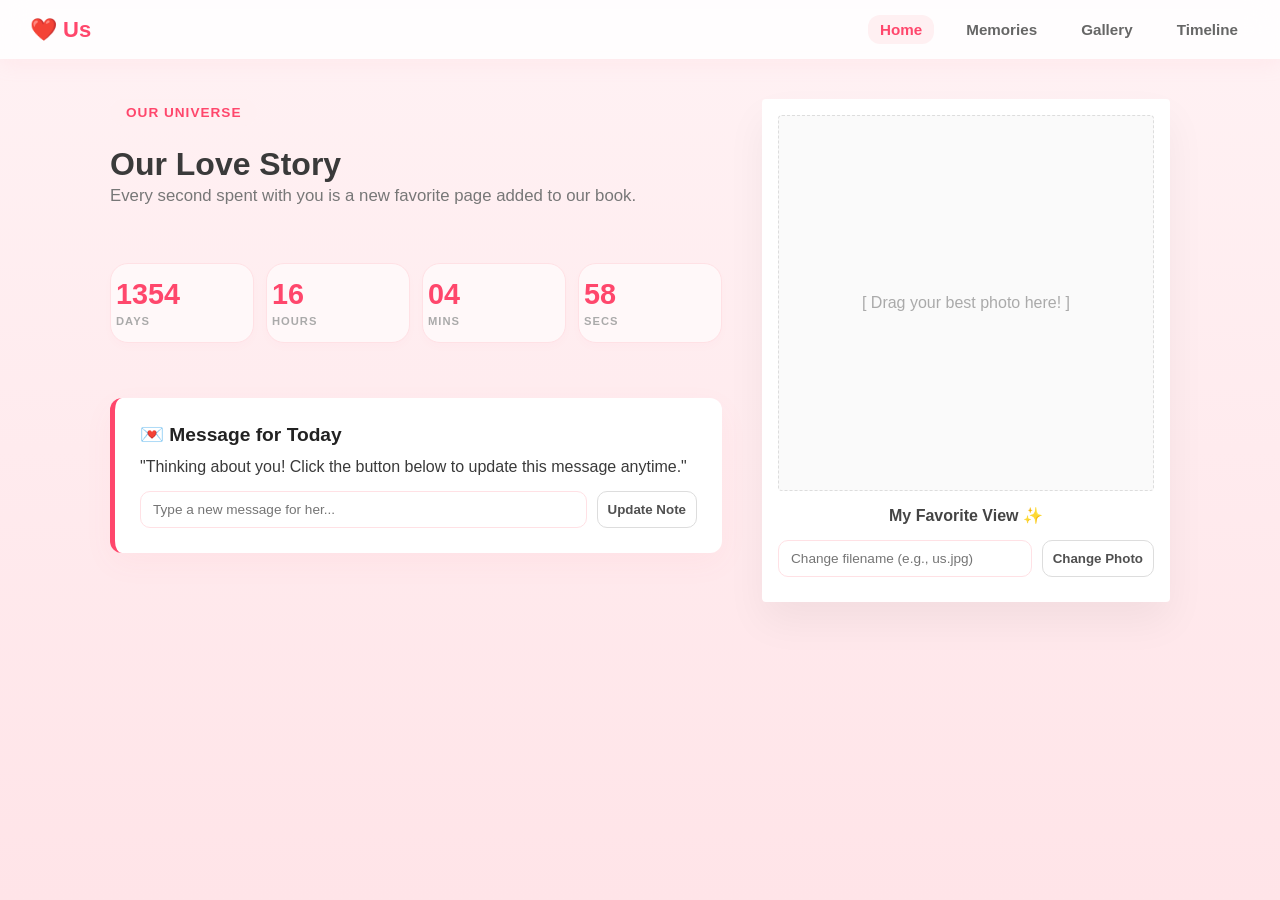
<file: index.html>
<!DOCTYPE html>
<html lang="en">
<head>
    <meta charset="UTF-8">
    <meta name="viewport" content="width=device-width, initial-scale=1.0">
    <title>Our Story | Welcome</title>
    <link rel="stylesheet" href="style.css">
</head>
<body>

    <nav>
        <a href="index.html" class="logo">❤️ Us</a>
        <div class="nav-links">
            <a href="index.html" class="active">Home</a>
            <a href="memories.html">Memories</a>
            <a href="gallery.html">Gallery</a>
            <a href="timeline.html">Timeline</a>
        </div>
    </nav>

    <div class="dashboard-wrapper">
        
        <div class="dash-left">
            <div class="welcome-box">
                <span class="hero-badge">Our Universe</span>
                <h1>Our Love Story</h1>
                <p class="hero-subtext">Every second spent with you is a new favorite page added to our book.</p>
            </div>

            <div class="countdown-grid">
                <div class="time-card"><span id="days" class="time-number">00</span><span class="time-label">Days</span></div>
                <div class="time-card"><span id="hours" class="time-number">00</span><span class="time-label">Hours</span></div>
                <div class="time-card"><span id="minutes" class="time-number">00</span><span class="time-label">Mins</span></div>
                <div class="time-card"><span id="seconds" class="time-number">00</span><span class="time-label">Secs</span></div>
            </div>

            <div class="sticky-note homepage-note">
                <h3>💌 Message for Today</h3>
                <p id="homepage-note-text">"Thinking about you! Click the button below to update this message anytime."</p>
                <div class="note-edit-inputs">
                    <input type="text" id="new-note-input" placeholder="Type a new message for her...">
                    <button class="joke-btn" onclick="updateHomepageNote()">Update Note</button>
                </div>
            </div>
        </div>

        <div class="dash-right">
            <div class="polaroid-frame featured-polaroid">
                <div class="photo-box" id="homepage-photo-display">[ Drag your best photo here! ]</div>
                <p>My Favorite View ✨</p>
                <div class="photo-edit-inputs">
                    <input type="text" id="homepage-photo-url" placeholder="Change filename (e.g., us.jpg)">
                    <button class="joke-btn" onclick="updateHomepagePhoto()">Change Photo</button>
                </div>
            </div>
        </div>

    </div>

    <script src="data.js"></script>
    <script src="script.js"></script>
</body>
</html>
</file>
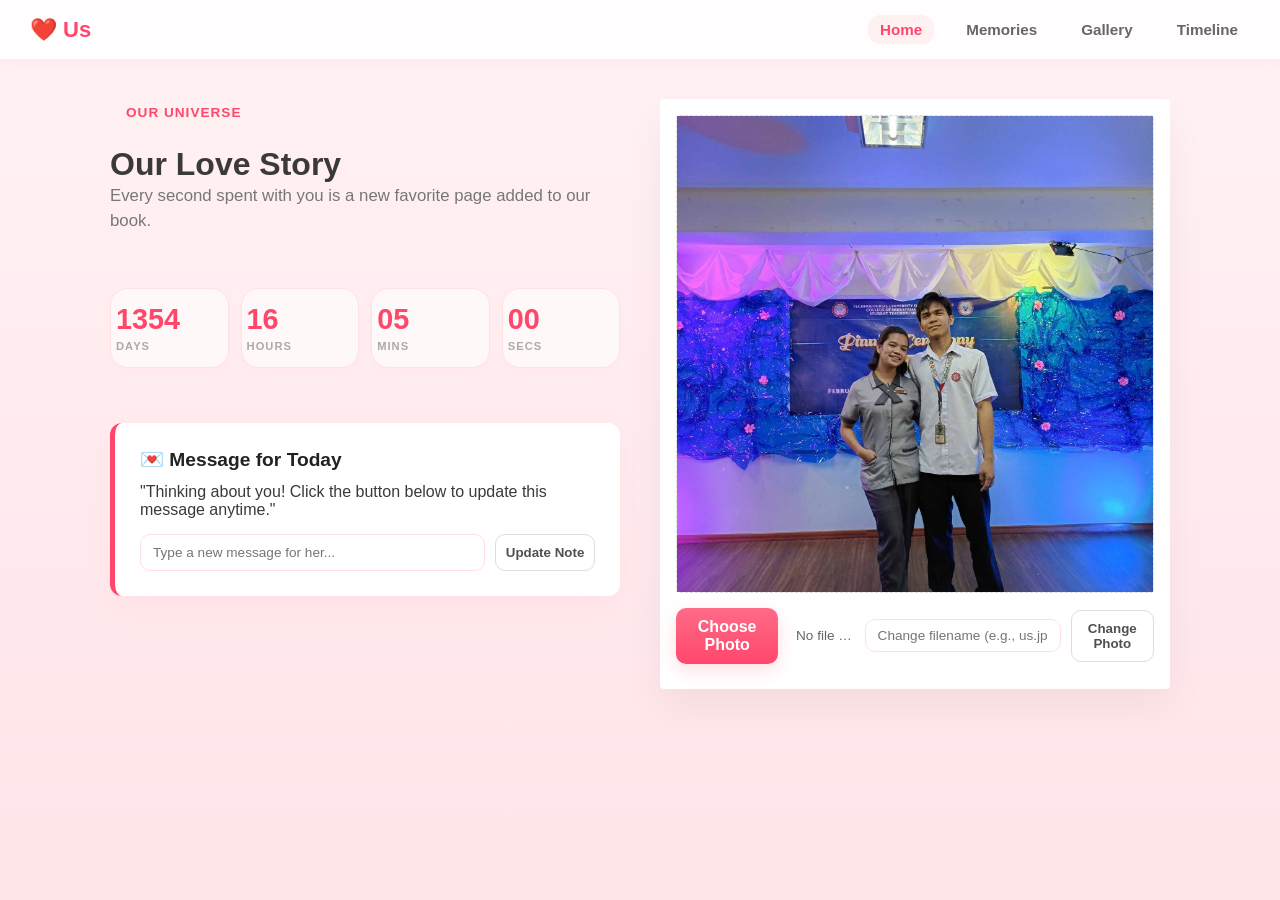
<file: our story/index.html>
<!DOCTYPE html>
<html lang="en">
<head>
    <meta charset="UTF-8">
    <meta name="viewport" content="width=device-width, initial-scale=1.0">
    <title>Our Story | Welcome</title>
    <link rel="stylesheet" href="style.css">
</head>
<body>

    <nav>
        <a href="index.html" class="logo">❤️ Us</a>
        <div class="nav-links">
            <a href="index.html" class="active">Home</a>
            <a href="memories.html">Memories</a>
            <a href="gallery.html">Gallery</a>
            <a href="timeline.html">Timeline</a>
        </div>
    </nav>

    <div class="dashboard-wrapper">
        
        <div class="dash-left">
            <div class="welcome-box">
                <span class="hero-badge">Our Universe</span>
                <h1>Our Love Story</h1>
                <p class="hero-subtext">Every second spent with you is a new favorite page added to our book.</p>
            </div>

            <div class="countdown-grid">
                <div class="time-card"><span id="days" class="time-number">00</span><span class="time-label">Days</span></div>
                <div class="time-card"><span id="hours" class="time-number">00</span><span class="time-label">Hours</span></div>
                <div class="time-card"><span id="minutes" class="time-number">00</span><span class="time-label">Mins</span></div>
                <div class="time-card"><span id="seconds" class="time-number">00</span><span class="time-label">Secs</span></div>
            </div>

            <div class="sticky-note homepage-note">
                <h3>💌 Message for Today</h3>
                <p id="homepage-note-text">"Thinking about you! Click the button below to update this message anytime."</p>
                <div class="note-edit-inputs">
                    <input type="text" id="new-note-input" placeholder="Type a new message for her...">
                    <button class="joke-btn" onclick="updateHomepageNote()">Update Note</button>
                </div>
            </div>
        </div>

        <div class="dash-right">
            <div class="polaroid-frame featured-polaroid">
                <div class="photo-box" id="homepage-photo-display" ondragover="event.preventDefault()" ondrop="handleHomepageFileDrop(event)">
                    <img src="Pinning Ceremony.jpg" style="width:100%; aspect-ratio:1; object-fit:cover;" alt="Us">
                </div>
                <div class="photo-edit-inputs file-input-wrapper">
                    <input type="file" id="homepage-photo-file" accept="image/*" onchange="handleHomepageFileSelect(event)">
                    <label for="homepage-photo-file" class="file-btn">Choose Photo</label>
                    <span class="file-name" id="homepage-photo-filename">No file chosen</span>
                    <input type="text" id="homepage-photo-url" placeholder="Change filename (e.g., us.jpg)">
                    <button class="joke-btn" onclick="updateHomepagePhoto()">Change Photo</button>
                </div>
            </div>
        </div>

    </div>

    <script src="data.js"></script>
    <script src="script.js"></script>
</body>
</html>
</file>
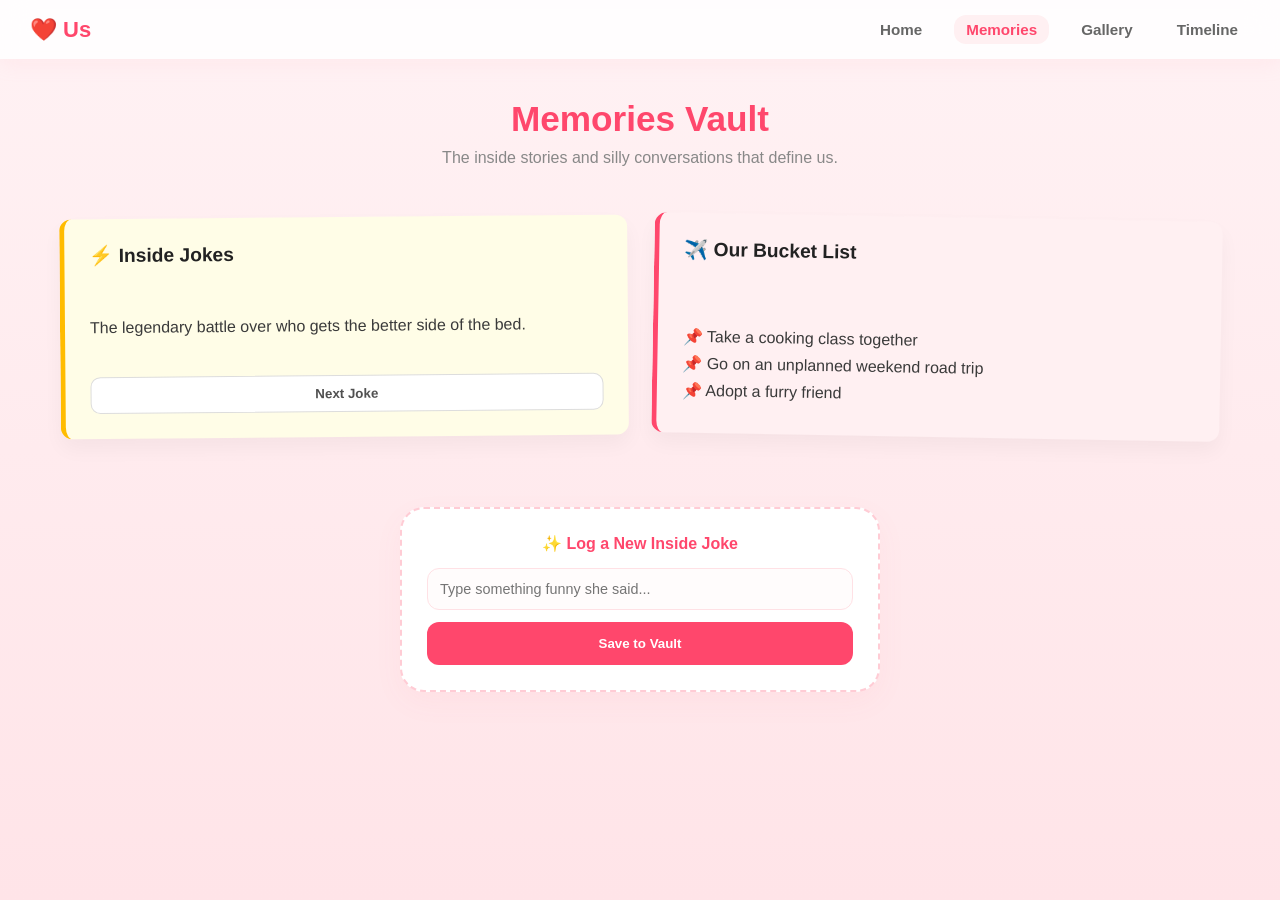
<file: memories.html>
<!DOCTYPE html>
<html lang="en">
<head>
    <meta charset="UTF-8">
    <meta name="viewport" content="width=device-width, initial-scale=1.0">
    <title>Our Story | Memories</title>
    <link rel="stylesheet" href="style.css">
</head>
<body>

    <nav>
        <a href="index.html" class="logo">❤️ Us</a>
        <div class="nav-links">
            <a href="index.html">Home</a>
            <a href="memories.html" class="active">Memories</a>
            <a href="gallery.html">Gallery</a>
            <a href="timeline.html">Timeline</a>
        </div>
    </nav>

    <h1 class="board-title">Memories Vault</h1>
    <p class="board-subtitle">The inside stories and silly conversations that define us.</p>

    <div class="corkboard">
        <div class="sticky-note">
            <h3>⚡ Inside Jokes</h3>
            <p id="joke-display">Loading joke...</p>
            <button class="joke-btn" onclick="generateJoke()">Next Joke</button>
        </div>
        <div class="sticky-note">
            <h3>✈️ Our Bucket List</h3>
            <div id="dynamic-bucket-list"></div>
        </div>
    </div>

    <div class="admin-form-panel">
        <h4>✨ Log a New Inside Joke</h4>
        <input type="text" id="new-joke-text" placeholder="Type something funny she said...">
        <button class="admin-btn" onclick="addNewJoke()">Save to Vault</button>
    </div>

    <script src="data.js"></script>
    <script src="script.js"></script>
</body>
</html>
</file>
<file: style.css>
/* Global Reset & Aesthetic Base */
* {
    margin: 0;
    padding: 0;
    box-sizing: border-box;
    font-family: -apple-system, BlinkMacSystemFont, "Segoe UI", Roboto, Helvetica, Arial, sans-serif;
    -webkit-tap-highlight-color: transparent;
}

body {
    background: linear-gradient(180deg, #fff2f4 0%, #ffe4e8 100%);
    color: #3a3a3a;
    min-height: 100vh;
    padding-bottom: 60px;
}

/* ==========================================
   MOBILE-FIRST HIGH-END NAVIGATION BAR
   ========================================== */
nav {
    background: rgba(255, 255, 255, 0.85);
    backdrop-filter: blur(15px);
    -webkit-backdrop-filter: blur(15px);
    padding: 15px 30px;
    display: flex;
    justify-content: space-between;
    align-items: center;
    position: sticky;
    top: 0;
    z-index: 1000;
    box-shadow: 0 4px 20px rgba(255, 182, 193, 0.15);
}

.logo {
    font-size: 22px;
    font-weight: 800;
    color: #ff476c;
    text-decoration: none;
    display: flex;
    align-items: center;
    gap: 5px;
}

.nav-links {
    display: flex;
    gap: 20px;
}

.nav-links a {
    text-decoration: none;
    color: #666;
    font-weight: 700;
    font-size: 0.95rem;
    transition: all 0.2s ease;
    padding: 6px 12px;
    border-radius: 12px;
}

.nav-links a:hover, .nav-links a.active {
    color: #ff476c;
    background: #fff0f2;
}

/* SMART PHONE VIEW NAV OVERHAUL */
@media screen and (max-width: 650px) {
    nav {
        flex-direction: column;
        gap: 12px;
        padding: 12px 15px;
    }
    
    .nav-links {
        width: 100%;
        justify-content: space-between;
        background: rgba(255, 71, 108, 0.05);
        padding: 4px;
        border-radius: 14px;
        gap: 0;
    }
    
    .nav-links a {
        font-size: 0.85rem;
        padding: 8px 10px;
        flex: 1;
        text-align: center;
    }
}

/* ==========================================
   PREMIUM DYNAMIC HOME HERO SECTION
   ========================================== */
.hero-wrapper {
    display: flex;
    align-items: center;
    justify-content: center;
    min-height: calc(100vh - 120px);
    padding: 20px;
}

.home-hero {
    background: white;
    max-width: 550px;
    width: 100%;
    padding: 45px 30px;
    border-radius: 32px;
    box-shadow: 0 20px 40px rgba(255, 94, 126, 0.08);
    text-align: center;
    border: 1px solid rgba(255, 255, 255, 0.7);
    position: relative;
}

.hero-badge {
    display: inline-block;
    background: #fff0f2;
    color: #ff476c;
    padding: 6px 16px;
    border-radius: 30px;
    font-weight: 700;
    font-size: 0.85rem;
    text-transform: uppercase;
    letter-spacing: 1px;
    margin-bottom: 20px;
}

.home-hero h1 {
    font-size: 2.8rem;
    color: #222;
    line-height: 1.2;
    margin-bottom: 12px;
    letter-spacing: -0.5px;
}

.hero-subtext {
    font-size: 1.05rem;
    color: #777;
    margin-bottom: 35px;
    line-height: 1.5;
}

/* HIGH-END GRID TIMER DISPLAY */
.countdown-grid {
    display: grid;
    grid-template-columns: repeat(4, 1fr);
    gap: 12px;
    margin-bottom: 35px;
}

.time-card {
    background: #fff8f9;
    border: 1px solid #ffe1e5;
    padding: 15px 5px;
    border-radius: 18px;
    box-shadow: 0 4px 10px rgba(255, 71, 108, 0.02);
}

.time-number {
    display: block;
    font-size: 1.8rem;
    font-weight: 800;
    color: #ff476c;
    line-height: 1.1;
}

.time-label {
    font-size: 0.7rem;
    text-transform: uppercase;
    font-weight: 700;
    letter-spacing: 1px;
    color: #aaa;
    margin-top: 4px;
    display: block;
}

@media screen and (max-width: 400px) {
    .home-hero { padding: 30px 20px; }
    .home-hero h1 { font-size: 2.2rem; }
    .time-number { font-size: 1.4rem; }
}

.hero-footer-note {
    font-style: italic;
    color: #ff8fa5;
    font-weight: 600;
    font-size: 0.95rem;
}

/* ==========================================
   SHARED PAGE ELEMENTS (保持原样但样式优化)
   ========================================== */
.board-title { text-align: center; padding: 40px 20px 10px 20px; color: #ff476c; font-size: 2.2rem; font-weight: 800; }
.board-subtitle { text-align: center; color: #888; margin-bottom: 30px; font-size: 1rem; }
.corkboard { display: grid; grid-template-columns: repeat(auto-fit, minmax(280px, 1fr)); gap: 25px; max-width: 1200px; margin: 0 auto; padding: 20px; }
.sticky-note { background: #fffde7; padding: 25px; box-shadow: 0 10px 20px rgba(0,0,0,0.04); transform: rotate(-0.5deg); min-height: 220px; display: flex; flex-direction: column; justify-content: space-between; border-radius: 12px; border-left: 5px solid #ffbc00; }
.sticky-note:nth-child(even) { background: #fff0f2; transform: rotate(1deg); border-left: 5px solid #ff476c; }
.sticky-note h3 { margin-bottom: 12px; color: #222; font-size: 1.2rem; }
.joke-btn { background: white; border: 1px solid #ddd; padding: 10px; border-radius: 10px; cursor: pointer; font-weight: 700; transition: 0.2s; color: #505050; }
.joke-btn:hover { background: #fafafa; }
.album-container { max-width: 1100px; margin: 0 auto; padding: 20px; }
.album-grid { display: grid; grid-template-columns: repeat(auto-fit, minmax(260px, 1fr)); gap: 30px; }
.polaroid-frame { background: white; padding: 16px; padding-bottom: 25px; box-shadow: 0 15px 30px rgba(0,0,0,0.06); border-radius: 4px; text-align: center; }
.photo-box { width: 100%; aspect-ratio: 1; background: #fafafa; border: 1px dashed #ddd; display: flex; align-items: center; justify-content: center; color: #aaa; border-radius: 4px; }
.polaroid-frame p { margin-top: 15px; font-weight: 700; color: #444; }
.timeline-container { max-width: 800px; margin: 40px auto; padding: 20px; position: relative; }
.timeline-container::after { content: ''; position: absolute; width: 4px; background: #ff476c; top: 0; bottom: 0; left: 50%; margin-left: -2px; }
.timeline-block { padding: 10px 40px; position: relative; width: 50%; }
.left-block { left: 0; text-align: right; }
.right-block { left: 50%; text-align: left; }
.timeline-block::after { content: '💖'; position: absolute; right: -12px; top: 15px; z-index: 1; font-size: 14px; }
.right-block::after { left: -12px; }
.timeline-content { background: white; padding: 22px; border-radius: 18px; box-shadow: 0 10px 20px rgba(0,0,0,0.02); border: 1px solid #fff0f2; }
.timeline-content span { color: #ff476c; font-weight: 800; font-size: 0.85rem; }
.timeline-content h3 { margin: 5px 0 8px 0; font-size: 1.2rem; color: #222; }

/* ADMIN FORMS */
.admin-form-panel { background: white; max-width: 480px; margin: 50px auto 20px auto; padding: 25px; border-radius: 24px; box-shadow: 0 10px 30px rgba(255, 94, 126, 0.05); border: 2px dashed #ffccd5; }
.admin-form-panel h4 { color: #ff476c; margin-bottom: 15px; font-weight: 700; text-align: center; }
.admin-form-panel input, .admin-form-panel select { width: 100%; padding: 12px; margin-bottom: 12px; border: 1px solid #ffe1e5; border-radius: 12px; outline: none; background: #fffcfc; font-size: 0.9rem; }
.admin-form-panel input:focus { border-color: #ff476c; background: white; }
.admin-btn { width: 100%; background: #ff476c; color: white; border: none; padding: 14px; border-radius: 12px; font-weight: 700; cursor: pointer; transition: 0.2s; }
.admin-btn:hover { background: #e0365b; }

.heart { position: absolute; color: #ff476c; pointer-events: none; animation: floatUp 2.5s ease-out forwards; z-index: 9999; }
@keyframes floatUp {
    0% { transform: translateY(0) scale(1); opacity: 1; }
    100% { transform: translateY(-120px) scale(1.5); opacity: 0; }
}

@media screen and (max-width: 600px) {
    .timeline-container::after { left: 20px; }
    .timeline-block { width: 100%; padding-left: 45px; padding-right: 10px; text-align: left; }
    .left-block, .right-block { left: 0; }
    .timeline-block::after { left: 10px; right: auto; }
}
/* Dashboard Modern Grid Grid */
.dashboard-wrapper {
    display: grid;
    grid-template-columns: 1.2fr 0.8fr;
    gap: 40px;
    max-width: 1100px;
    margin: 40px auto;
    padding: 0 20px;
    align-items: start;
}

.dash-left, .dash-right {
    display: flex;
    flex-direction: column;
    gap: 20px;
}

.welcome-box {
    text-align: left;
}

.homepage-note {
    min-height: auto !important;
    transform: none !important;
    background: white !important;
    border-left: 5px solid #ff476c !important;
    box-shadow: 0 10px 30px rgba(255, 94, 126, 0.05) !important;
}

.note-edit-inputs, .photo-edit-inputs {
    margin-top: 15px;
    display: flex;
    gap: 10px;
}

.note-edit-inputs input, .photo-edit-inputs input {
    flex: 1;
    padding: 8px 12px;
    border: 1px solid #ffe1e5;
    border-radius: 10px;
    outline: none;
    font-size: 0.85rem;
}

.featured-polaroid {
    box-shadow: 0 20px 40px rgba(0,0,0,0.05) !important;
}

/* Make it stack on mobile phones */
@media screen and (max-width: 800px) {
    .dashboard-wrapper {
        grid-template-columns: 1fr;
        gap: 30px;
        margin: 20px auto;
    }
    .welcome-box {
        text-align: center;
    }
}
</file>
<file: our story/style.css>
/* Global Reset & Aesthetic Base */
* {
    margin: 0;
    padding: 0;
    box-sizing: border-box;
    font-family: -apple-system, BlinkMacSystemFont, "Segoe UI", Roboto, Helvetica, Arial, sans-serif;
    -webkit-tap-highlight-color: transparent;
}

body {
    background: linear-gradient(180deg, #fff2f4 0%, #ffe4e8 100%);
    color: #3a3a3a;
    min-height: 100vh;
    padding-bottom: 60px;
}

/* ==========================================
   MOBILE-FIRST HIGH-END NAVIGATION BAR
   ========================================== */
nav {
    background: rgba(255, 255, 255, 0.85);
    backdrop-filter: blur(15px);
    -webkit-backdrop-filter: blur(15px);
    padding: 15px 30px;
    display: flex;
    justify-content: space-between;
    align-items: center;
    position: sticky;
    top: 0;
    z-index: 1000;
    box-shadow: 0 4px 20px rgba(255, 182, 193, 0.15);
}

.logo {
    font-size: 22px;
    font-weight: 800;
    color: #ff476c;
    text-decoration: none;
    display: flex;
    align-items: center;
    gap: 5px;
}

.nav-links {
    display: flex;
    gap: 20px;
}

.nav-links a {
    text-decoration: none;
    color: #666;
    font-weight: 700;
    font-size: 0.95rem;
    transition: all 0.2s ease;
    padding: 6px 12px;
    border-radius: 12px;
}

.nav-links a:hover, .nav-links a.active {
    color: #ff476c;
    background: #fff0f2;
}

/* SMART PHONE VIEW NAV OVERHAUL */
@media screen and (max-width: 650px) {
    nav {
        flex-direction: column;
        gap: 12px;
        padding: 12px 15px;
    }
    
    .nav-links {
        width: 100%;
        justify-content: space-between;
        background: rgba(255, 71, 108, 0.05);
        padding: 4px;
        border-radius: 14px;
        gap: 0;
    }
    
    .nav-links a {
        font-size: 0.85rem;
        padding: 8px 10px;
        flex: 1;
        text-align: center;
    }
}

/* ==========================================
   PREMIUM DYNAMIC HOME HERO SECTION
   ========================================== */
.hero-wrapper {
    display: flex;
    align-items: center;
    justify-content: center;
    min-height: calc(100vh - 120px);
    padding: 20px;
}

.home-hero {
    background: white;
    max-width: 550px;
    width: 100%;
    padding: 45px 30px;
    border-radius: 32px;
    box-shadow: 0 20px 40px rgba(255, 94, 126, 0.08);
    text-align: center;
    border: 1px solid rgba(255, 255, 255, 0.7);
    position: relative;
}

.hero-badge {
    display: inline-block;
    background: #fff0f2;
    color: #ff476c;
    padding: 6px 16px;
    border-radius: 30px;
    font-weight: 700;
    font-size: 0.85rem;
    text-transform: uppercase;
    letter-spacing: 1px;
    margin-bottom: 20px;
}

.home-hero h1 {
    font-size: 2.8rem;
    color: #222;
    line-height: 1.2;
    margin-bottom: 12px;
    letter-spacing: -0.5px;
}

.hero-subtext {
    font-size: 1.05rem;
    color: #777;
    margin-bottom: 35px;
    line-height: 1.5;
}

/* HIGH-END GRID TIMER DISPLAY */
.countdown-grid {
    display: grid;
    grid-template-columns: repeat(4, 1fr);
    gap: 12px;
    margin-bottom: 35px;
}

.time-card {
    background: #fff8f9;
    border: 1px solid #ffe1e5;
    padding: 15px 5px;
    border-radius: 18px;
    box-shadow: 0 4px 10px rgba(255, 71, 108, 0.02);
}

.time-number {
    display: block;
    font-size: 1.8rem;
    font-weight: 800;
    color: #ff476c;
    line-height: 1.1;
}

.time-label {
    font-size: 0.7rem;
    text-transform: uppercase;
    font-weight: 700;
    letter-spacing: 1px;
    color: #aaa;
    margin-top: 4px;
    display: block;
}

@media screen and (max-width: 400px) {
    .home-hero { padding: 30px 20px; }
    .home-hero h1 { font-size: 2.2rem; }
    .time-number { font-size: 1.4rem; }
}

.hero-footer-note {
    font-style: italic;
    color: #ff8fa5;
    font-weight: 600;
    font-size: 0.95rem;
}

/* ==========================================
   SHARED PAGE ELEMENTS (保持原样但样式优化)
   ========================================== */
.board-title { text-align: center; padding: 40px 20px 10px 20px; color: #ff476c; font-size: 2.2rem; font-weight: 800; }
.board-subtitle { text-align: center; color: #888; margin-bottom: 30px; font-size: 1rem; }
.corkboard { display: grid; grid-template-columns: repeat(auto-fit, minmax(280px, 1fr)); gap: 25px; max-width: 1200px; margin: 0 auto; padding: 20px; }
.sticky-note { background: #fffde7; padding: 25px; box-shadow: 0 10px 20px rgba(0,0,0,0.04); transform: rotate(-0.5deg); min-height: 220px; display: flex; flex-direction: column; justify-content: space-between; border-radius: 12px; border-left: 5px solid #ffbc00; }
.sticky-note:nth-child(even) { background: #fff0f2; transform: rotate(1deg); border-left: 5px solid #ff476c; }
.sticky-note h3 { margin-bottom: 12px; color: #222; font-size: 1.2rem; }
.joke-btn { background: white; border: 1px solid #ddd; padding: 10px; border-radius: 10px; cursor: pointer; font-weight: 700; transition: 0.2s; color: #505050; }
.joke-btn:hover { background: #fafafa; }
.album-container { max-width: 1100px; margin: 0 auto; padding: 20px; }
.album-grid { display: grid; grid-template-columns: repeat(auto-fit, minmax(260px, 1fr)); gap: 30px; }
.polaroid-frame { background: white; padding: 16px; padding-bottom: 25px; box-shadow: 0 15px 30px rgba(0,0,0,0.06); border-radius: 4px; text-align: center; }
.photo-box { width: 100%; aspect-ratio: 1; background: #fafafa; border: 1px dashed #ddd; display: flex; align-items: center; justify-content: center; color: #aaa; border-radius: 4px; }
.polaroid-frame p { margin-top: 15px; font-weight: 700; color: #444; }
.timeline-container { max-width: 800px; margin: 40px auto; padding: 20px; position: relative; }
.timeline-container::after { content: ''; position: absolute; width: 4px; background: #ff476c; top: 0; bottom: 0; left: 50%; margin-left: -2px; }
.timeline-block { padding: 10px 40px; position: relative; width: 50%; }
.left-block { left: 0; text-align: right; }
.right-block { left: 50%; text-align: left; }
.timeline-block::after { content: '💖'; position: absolute; right: -12px; top: 15px; z-index: 1; font-size: 14px; }
.right-block::after { left: -12px; }
.timeline-content { background: white; padding: 22px; border-radius: 18px; box-shadow: 0 10px 20px rgba(0,0,0,0.02); border: 1px solid #fff0f2; }
.timeline-content span { color: #ff476c; font-weight: 800; font-size: 0.85rem; }
.timeline-content h3 { margin: 5px 0 8px 0; font-size: 1.2rem; color: #222; }

/* ADMIN FORMS */
.admin-form-panel { background: white; max-width: 480px; margin: 50px auto 20px auto; padding: 25px; border-radius: 24px; box-shadow: 0 10px 30px rgba(255, 94, 126, 0.05); border: 2px dashed #ffccd5; }
.admin-form-panel h4 { color: #ff476c; margin-bottom: 15px; font-weight: 700; text-align: center; }
.admin-form-panel input, .admin-form-panel select { width: 100%; padding: 12px; margin-bottom: 12px; border: 1px solid #ffe1e5; border-radius: 12px; outline: none; background: #fffcfc; font-size: 0.9rem; }
.admin-form-panel input:focus { border-color: #ff476c; background: white; }
.admin-btn { width: 100%; background: #ff476c; color: white; border: none; padding: 14px; border-radius: 12px; font-weight: 700; cursor: pointer; transition: 0.2s; }
.admin-btn:hover { background: #e0365b; }

.heart { position: absolute; color: #ff476c; pointer-events: none; animation: floatUp 2.5s ease-out forwards; z-index: 9999; }
@keyframes floatUp {
    0% { transform: translateY(0) scale(1); opacity: 1; }
    100% { transform: translateY(-120px) scale(1.5); opacity: 0; }
}

@media screen and (max-width: 600px) {
    .timeline-container::after { left: 20px; }
    .timeline-block { width: 100%; padding-left: 45px; padding-right: 10px; text-align: left; }
    .left-block, .right-block { left: 0; }
    .timeline-block::after { left: 10px; right: auto; }
}
/* Dashboard Modern Grid Grid */
.dashboard-wrapper {
    display: grid;
    grid-template-columns: 1.2fr 0.8fr;
    gap: 40px;
    max-width: 1100px;
    margin: 40px auto;
    padding: 0 20px;
    align-items: start;
}

.dash-left, .dash-right {
    display: flex;
    flex-direction: column;
    gap: 20px;
}

.welcome-box {
    text-align: left;
}

.homepage-note {
    min-height: auto !important;
    transform: none !important;
    background: white !important;
    border-left: 5px solid #ff476c !important;
    box-shadow: 0 10px 30px rgba(255, 94, 126, 0.05) !important;
}

.note-edit-inputs, .photo-edit-inputs {
    margin-top: 15px;
    display: flex;
    gap: 10px;
}

.note-edit-inputs input, .photo-edit-inputs input {
    flex: 1;
    padding: 8px 12px;
    border: 1px solid #ffe1e5;
    border-radius: 10px;
    outline: none;
    font-size: 0.85rem;
}

/* Custom file input styling */
.file-input-wrapper { align-items: center; }
.file-input-wrapper input[type="file"] { display: none; }
.file-btn {
    background: linear-gradient(180deg,#ff6b87,#ff476c);
    color: white;
    padding: 10px 14px;
    border-radius: 10px;
    font-weight: 800;
    cursor: pointer;
    border: none;
    box-shadow: 0 6px 18px rgba(255,71,108,0.18);
}
.file-btn:hover { transform: translateY(-1px); }
.file-name { font-size: 0.85rem; color: #666; margin-left: 8px; max-width: 160px; overflow: hidden; text-overflow: ellipsis; white-space: nowrap; }

/* Make sure the existing text input keeps reasonable width */
.photo-edit-inputs .photo-url-input { min-width: 140px; }

.featured-polaroid {
    box-shadow: 0 20px 40px rgba(0,0,0,0.05) !important;
}

/* Make it stack on mobile phones */
@media screen and (max-width: 800px) {
    .dashboard-wrapper {
        grid-template-columns: 1fr;
        gap: 30px;
        margin: 20px auto;
    }
    .welcome-box {
        text-align: center;
    }
}
</file>
